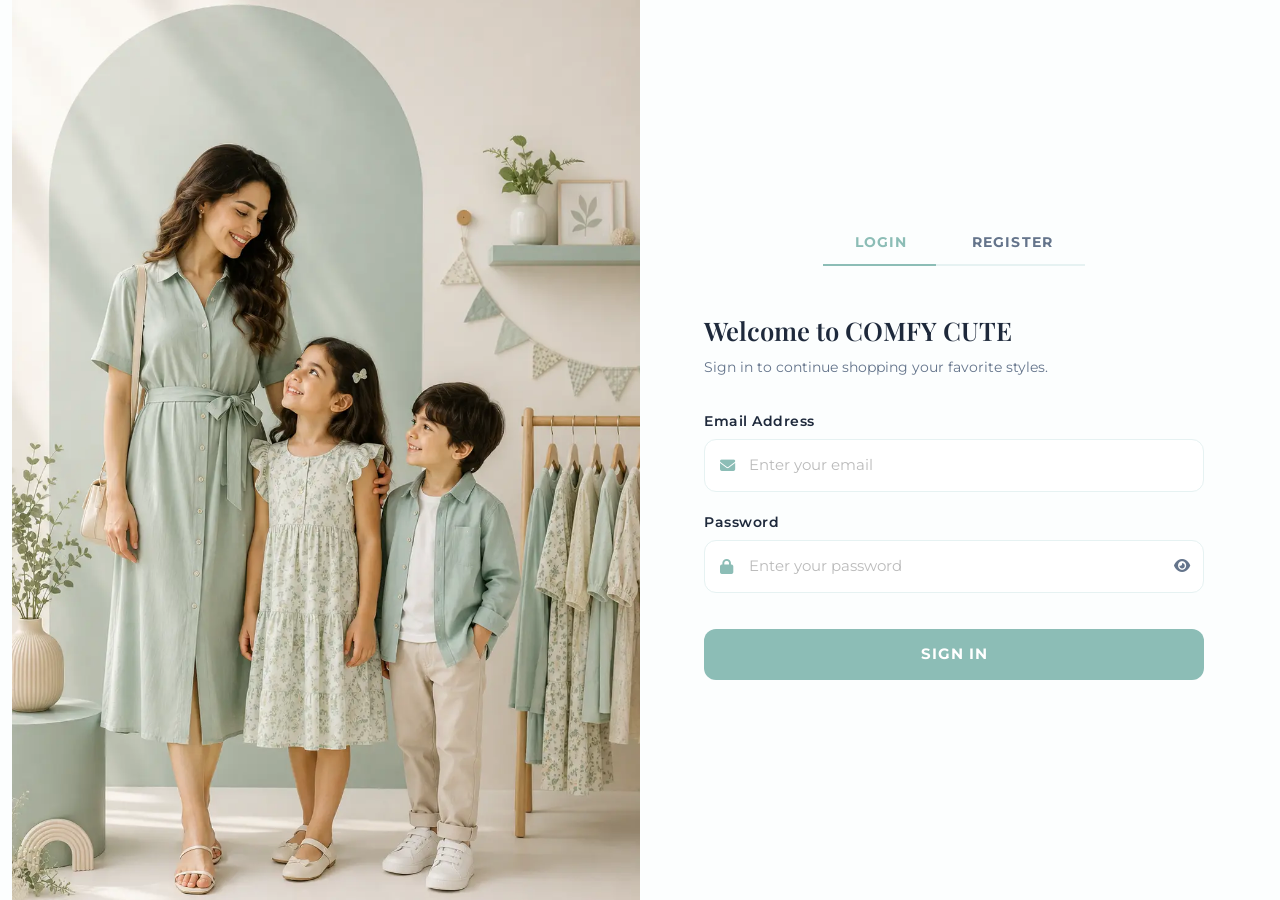
<file: login.html>
<!DOCTYPE html>
<html lang="en">
<head>
  <meta charset="UTF-8">
  <meta name="viewport" content="width=device-width, initial-scale=1.0">
  <title>Login & Register | COMFY CUTE | Sign In to Your Account</title>

  <!-- Meta Tags for SEO -->
  <meta name="description" content="Sign in to your COMFY CUTE account. Access your orders, saved items, and account settings. New? Create an account today.">
  <meta name="keywords" content="login, register, sign in, account, COMFY CUTE">

  <!-- Google Fonts -->
  <link rel="preconnect" href="https://fonts.googleapis.com">
  <link rel="preconnect" href="https://fonts.gstatic.com" crossorigin>

  <!-- FontAwesome 6 Icon Font -->
  <link rel="stylesheet" href="https://cdnjs.cloudflare.com/ajax/libs/font-awesome/6.4.2/css/all.min.css">

  <!-- Bootstrap 5.3.2 CSS -->
  <link href="https://cdn.jsdelivr.net/npm/bootstrap@5.3.2/dist/css/bootstrap.min.css" rel="stylesheet">

  <!-- Custom CSS -->
  <link rel="stylesheet" href="css/style.css">
  <link rel="stylesheet" href="css/login.css">
</head>
<body>

  <!-- ==========================================
       AUTHENTICATION PAGE
       ========================================== -->
  <div class="auth-page">
    <div class="container-fluid h-100">
      <div class="row g-0 h-100">

        <!-- LEFT COLUMN - IMAGE -->
        <div class="col-lg-6 d-none d-lg-flex auth-image-container">
          <img src="assets/images/loginimage.webp" alt="COMFY CUTE - Welcome" class="auth-image">
        </div>

        <!-- RIGHT COLUMN - AUTHENTICATION FORM -->
        <div class="col-lg-6 d-flex align-items-center auth-form-container">
          <!-- MOBILE LOGO -->
          <img src="assets/images/logo.jpeg" alt="COMFY CUTE Logo" class="auth-mobile-logo">

          <div class="auth-card">

            <!-- TOGGLE TABS -->
            <div class="auth-toggle-wrapper">
              <div class="auth-toggle">
                <button class="auth-toggle-btn active" id="loginToggle" data-mode="login">
                  LOGIN
                </button>
                <button class="auth-toggle-btn" id="registerToggle" data-mode="register">
                  REGISTER
                </button>
                <div class="auth-toggle-indicator"></div>
              </div>
            </div>

            <!-- LOGIN FORM -->
            <div class="auth-form-wrapper active" id="loginForm">
              <h1 class="auth-title">Welcome to COMFY CUTE</h1>
              <p class="auth-subtitle">Sign in to continue shopping your favorite styles.</p>

              <form class="auth-form" id="loginFormElement">

                <!-- Email -->
                <div class="auth-input-group">
                  <label for="loginEmail" class="auth-label">Email Address</label>
                  <div class="auth-input-wrapper">
                    <i class="fa-solid fa-envelope auth-input-icon"></i>
                    <input
                      type="email"
                      id="loginEmail"
                      class="auth-input"
                      placeholder="Enter your email"
                      required
                    >
                  </div>
                </div>

                <!-- Password -->
                <div class="auth-input-group">
                  <label for="loginPassword" class="auth-label">Password</label>
                  <div class="auth-input-wrapper">
                    <i class="fa-solid fa-lock auth-input-icon"></i>
                    <input
                      type="password"
                      id="loginPassword"
                      class="auth-input"
                      placeholder="Enter your password"
                      required
                    >
                    <button type="button" class="auth-password-toggle" id="loginPasswordToggle">
                      <i class="fa-solid fa-eye"></i>
                    </button>
                  </div>
                </div>

                <!-- Remember Me & Forgot Password -->
                <!-- <div class="auth-actions">
                  <label class="auth-checkbox">
                    <input type="checkbox" id="rememberMe">
                    <span>Remember Me</span>
                  </label>
                  <a href="#" class="auth-link-forgot">Forgot Password?</a>
                </div> -->

                <!-- Sign In Button -->
                <button type="submit" class="auth-btn auth-btn-primary">
                  SIGN IN
                </button>

              </form>

              <!-- <p class="auth-footer-text">Welcome</p> -->
            </div>

            <!-- REGISTER FORM -->
            <div class="auth-form-wrapper" id="registerForm">
              <h1 class="auth-title">Create Your Account</h1>
              <p class="auth-subtitle">Join COMFY CUTE and discover premium styles.</p>

              <form class="auth-form" id="registerFormElement">

                <!-- Full Name -->
                <div class="auth-input-group">
                  <label for="registerName" class="auth-label">Full Name</label>
                  <div class="auth-input-wrapper">
                    <i class="fa-solid fa-user auth-input-icon"></i>
                    <input
                      type="text"
                      id="registerName"
                      class="auth-input"
                      placeholder="Enter your full name"
                      required
                    >
                  </div>
                </div>

                <!-- Email -->
                <div class="auth-input-group">
                  <label for="registerEmail" class="auth-label">Email Address</label>
                  <div class="auth-input-wrapper">
                    <i class="fa-solid fa-envelope auth-input-icon"></i>
                    <input
                      type="email"
                      id="registerEmail"
                      class="auth-input"
                      placeholder="Enter your email"
                      required
                    >
                  </div>
                </div>

                <!-- Phone Number -->
                <div class="auth-input-group">
                  <label for="registerPhone" class="auth-label">Phone Number</label>
                  <div class="auth-input-wrapper">
                    <i class="fa-solid fa-phone auth-input-icon"></i>
                    <input
                      type="tel"
                      id="registerPhone"
                      class="auth-input"
                      placeholder="Enter your phone number"
                      required
                    >
                  </div>
                </div>

                <!-- Password -->
                <div class="auth-input-group">
                  <label for="registerPassword" class="auth-label">Password</label>
                  <div class="auth-input-wrapper">
                    <i class="fa-solid fa-lock auth-input-icon"></i>
                    <input
                      type="password"
                      id="registerPassword"
                      class="auth-input"
                      placeholder="Create a password"
                      required
                    >
                    <button type="button" class="auth-password-toggle" id="registerPasswordToggle">
                      <i class="fa-solid fa-eye"></i>
                    </button>
                  </div>
                </div>

                <!-- Confirm Password -->
                <div class="auth-input-group">
                  <label for="registerConfirmPassword" class="auth-label">Confirm Password</label>
                  <div class="auth-input-wrapper">
                    <i class="fa-solid fa-lock auth-input-icon"></i>
                    <input
                      type="password"
                      id="registerConfirmPassword"
                      class="auth-input"
                      placeholder="Confirm your password"
                      required
                    >
                    <button type="button" class="auth-password-toggle" id="registerConfirmPasswordToggle">
                      <i class="fa-solid fa-eye"></i>
                    </button>
                  </div>
                </div>

                <!-- Terms & Conditions -->
                <label class="auth-checkbox">
                  <input type="checkbox" id="agreeTerms" required>
                  <span>I agree to the <strong>Terms of Service</strong> and <strong>Privacy Policy</strong></span>
                </label>

                <!-- Create Account Button -->
                <button type="submit" class="auth-btn auth-btn-primary">
                  CREATE ACCOUNT
                </button>

              </form>
            </div>

          </div>
        </div>

      </div>
    </div>
  </div>

  <!-- Bootstrap 5.3.2 JS -->
  <script src="https://cdn.jsdelivr.net/npm/bootstrap@5.3.2/dist/js/bootstrap.bundle.min.js"></script>

  <!-- Custom JS -->
  <script src="js/login.js"></script>

</body>
</html>
</file>
<file: css/style.css>
/* 
   COMFY CUTE - Premium Clothing E-commerce Homepage
   Custom Design System & Stylesheet
*/

/* --- Google Fonts Import --- */
/* @import url('https://fonts.googleapis.com/css2?family=Inter:wght@300;400;500;600;700&family=Playfair+Display:ital,wght@0,400;0,500;0,600;0,700;1,400&display=swap'); */

@import url('https://fonts.googleapis.com/css2?family=Inter:wght@300;400;500;600;700&family=Montserrat:wght@100;200;300;400;500;600;700;800;900&family=Playfair+Display:ital,wght@0,400;0,500;0,600;0,700;1,400&display=swap');
/* --- CSS variables --- */
:root {
  --color-primary: #8cbdb6;
  --color-primary-hover: #6FAFAE;
  --color-secondary: #A9D6D5;
  --color-bg: #FCFEFE;
  --color-bg-alt: #F3FAFA;
  --color-card-bg: #FFFFFF;
  --color-heading: #1E293B;
  --color-body: #64748B;
  --color-button-text: #FFFFFF;
  --color-border: #E6F2F2;
  --color-success: #4CAF50;
  --color-sale-badge: #FF5A5F;
  --color-white: #FFFFFF;
  --color-black: #0F172A;
  
  --font-heading: 'Playfair Display', serif;
  --font-body: 'Montserrat', sans-serif;
  
  --border-radius: 20px;
  --border-radius-sm: 12px;
  --border-radius-lg: 30px;
  
  --shadow-soft: 0 10px 30px rgba(140, 189, 188, 0.06);
  --shadow-premium: 0 15px 45px rgba(30, 41, 59, 0.05);
  --shadow-hover: 0 20px 50px rgba(140, 189, 188, 0.15);
  
  --transition-smooth: all 0.4s cubic-bezier(0.25, 1, 0.5, 1);
  --transition-fast: all 0.2s ease;
}

/* --- Base Rules --- */
body {
  font-family: var(--font-body);
  background-color: var(--color-bg);
  color: var(--color-body);
  overflow-x: hidden;
  -webkit-font-smoothing: antialiased;
}

h1, h2, h3, h4, h5, h6 {
  font-family: var(--font-heading);
  color: var(--color-heading);
  font-weight: 600;
}

a {
  color: inherit;
  text-decoration: none;
  transition: var(--transition-fast);
}
a:hover {
  color: var(--color-primary);
}

/* --- Scrollbar --- */
::-webkit-scrollbar {
  width: 8px;
}
::-webkit-scrollbar-track {
  background: var(--color-bg-alt);
}
::-webkit-scrollbar-thumb {
  background: var(--color-secondary);
  border-radius: 10px;
}
::-webkit-scrollbar-thumb:hover {
  background: var(--color-primary);
}

/* --- Common UI elements & helpers --- */
.section-padding {
  padding: 80px 0;
}
@media (max-width: 768px) {
  .section-padding {
    padding: 50px 0;
  }
}

.section-title-wrapper {
  text-align: center;
  margin-bottom: 40px;
}

.section-subtitle {
  display: block;
  font-family: var(--font-body);
  font-size: 13px;
  text-transform: uppercase;
  letter-spacing: 2px;
  color: var(--color-primary);
  font-weight: 600;
  margin-bottom: 6px;
}

.section-title {
  font-family: var(--font-heading);
  font-size: 38px;
  font-weight: 700;
  color: var(--color-heading);
  margin: 0;
  line-height: 1.2;
  position: relative;
  display: block;
}

@media (max-width: 991px) {
  .section-title {
    font-size: 32px;
  }
}

@media (max-width: 767px) {
  .section-title {
    font-size: 28px;
  }
}

.btn-premium {
  font-family: var(--font-body);
  font-weight: 600;
  font-size: 0.95rem;
  padding: 14px 32px;
  border-radius: var(--border-radius);
  transition: var(--transition-smooth);
  border: 2px solid transparent;
  display: inline-flex;
  align-items: center;
  gap: 10px;
}
.btn-premium-primary {
  background-color: var(--color-primary);
  color: var(--color-white) !important;
}
.btn-premium-primary:hover {
  background-color: var(--color-primary-hover);
  transform: translateY(-3px);
  box-shadow: 0 10px 20px rgba(140, 189, 188, 0.3);
}
.btn-premium-secondary {
  background-color: transparent;
  border-color: var(--color-primary);
  color: var(--color-primary) !important;
}
.btn-premium-secondary:hover {
  background-color: var(--color-primary);
  color: var(--color-white) !important;
  transform: translateY(-3px);
  box-shadow: 0 10px 20px rgba(140, 189, 188, 0.15);
}
.btn-premium-dark {
  background-color: var(--color-black);
  color: var(--color-white) !important;
}
.btn-premium-dark:hover {
  background-color: #000;
  transform: translateY(-3px);
  box-shadow: 0 10px 20px rgba(0, 0, 0, 0.15);
}
.btn-view-all {
  background-color: var(--color-primary);
  color: var(--color-white) !important;
  border-radius: 8px;
  padding: 16px 40px;
  font-weight: 600;
  font-size: 0.95rem;
  box-shadow: 0 4px 15px rgba(30, 41, 59, 0.15);
  transition: var(--transition-smooth);
}
.btn-view-all:hover {
  background-color: #0F172A;
  transform: translateY(-3px);
  box-shadow: 0 8px 25px rgba(30, 41, 59, 0.25);
}

/* --- Top Announcement Bar --- */
.announcement-bar {
  background-color: var(--color-black);
  color: var(--color-white);
  font-size: 0.85rem;
  font-weight: 500;
  letter-spacing: 1px;
  height: 40px;
  display: flex;
  align-items: center;
  justify-content: center;
  position: fixed;
  top: 0;
  left: 0;
  width: 100%;
  z-index: 1060;
  overflow: hidden;
  transition: transform 0.45s cubic-bezier(0.4, 0, 0.2, 1);
  will-change: transform;
}
/* One-way hide: announcement bar hides on first scroll > 50px and stays hidden */
body.announcement-hidden .announcement-bar {
  transform: translateY(-100%);
}
.announcement-slider {
  width: 100%;
  text-align: center;
}
.announcement-item {
  display: none;
  animation: fadeSlideAnnouncement 0.5s ease-in-out forwards;
}
.announcement-item.active {
  display: block;
}
@keyframes fadeSlideAnnouncement {
  from {
    opacity: 0;
    transform: translateY(15px);
  }
  to {
    opacity: 1;
    transform: translateY(0);
  }
}

/* --- Premium Branded Fixed Navbar --- */
header {
  position: fixed;
  top: 40px; /* sits directly below the 40px announcement bar */
  left: 0;
  width: 100%;
  z-index: 1050;
  background-color: var(--color-primary);
  box-shadow: 0 2px 12px rgba(140, 189, 188, 0.15);
  transition: box-shadow 0.3s ease, transform 0.45s cubic-bezier(0.4, 0, 0.2, 1);
  will-change: transform, box-shadow;
}
/* On scroll: compact navbar padding + stronger shadow only */
header.scrolled {
  box-shadow: 0 8px 24px rgba(140, 189, 188, 0.2);
}
/* Moves up when announcement bar hides (first scroll > 50px) */
body.announcement-hidden header {
  transform: translateY(-40px);
}

.navbar {
  padding: 20px 0;
  transition: var(--transition-smooth);
}
header.scrolled .navbar {
  padding: 12px 0;
}

/* Mobile navbar — compact, premium, Zara-like height */
@media (max-width: 991px) {
  .navbar {
    padding: 10px 0;
  }
  header.scrolled .navbar {
    padding: 8px 0;
  }
}

.navbar-brand {
  font-family: var(--font-heading);
  font-weight: 700;
  font-size: 1.8rem;
  letter-spacing: 1.5px;
  color: var(--color-white) !important;
  display: flex;
  align-items: center;
  gap: 8px;
}
/* Scale logo down on mobile */
@media (max-width: 991px) {
  .navbar-brand {
    font-size: 1.3rem;
    letter-spacing: 1px;
    gap: 6px;
  }
}
.navbar-brand span {
  color: var(--color-primary);
}

.navbar-logo-img {
  height: 45px;
  width: auto;
  max-width: 180px;
  object-fit: contain;
  display: block;
  transition: transform 0.3s ease;
}

.navbar-brand:hover .navbar-logo-img {
  transform: scale(1.05);
}

@media (max-width: 991px) {
  .navbar-logo-img {
    height: 38px;
    max-width: 140px;
  }
}

@media (max-width: 576px) {
  .navbar-logo-img {
    height: 32px;
    max-width: 120px;
  }
}

.logo-dot {
  width: 12px;
  height: 12px;
  border-radius: 50%;
  background-color: var(--color-primary);
  display: inline-block;
}

.nav-link {
  font-family: var(--font-body);
  font-weight: 500;
  font-size: 0.95rem;
  color: var(--color-white) !important;
  padding: 8px 16px !important;
  position: relative;
  transition: var(--transition-fast);
}
.nav-link::after {
  content: '';
  position: absolute;
  bottom: 0;
  left: 16px;
  right: 16px;
  height: 2px;
  background-color: var(--color-white);
  transform: scaleX(0);
  transform-origin: right;
  transition: transform 0.3s ease;
}
.nav-link:hover::after,
.nav-link.active::after {
  transform: scaleX(1);
  transform-origin: left;
}

/* =============================================
   MEGA MENU — Premium Luxury Layout
   ============================================= */
.nav-item-mega {
  position: static !important;
}

.mega-menu {
  position: fixed;
  top: auto;
  left: 0;
  width: 100vw;
  background: var(--color-white);
  box-shadow: 0 24px 60px rgba(30, 41, 59, 0.09), 0 4px 16px rgba(140, 189, 188, 0.08);
  border-top: 1px solid var(--color-border);
  /* border-bottom: 2px solid var(--color-primary); */
  opacity: 0;
  visibility: hidden;
  transform: translateY(-10px);
  transition: opacity 0.32s cubic-bezier(0.25, 1, 0.5, 1),
              transform 0.32s cubic-bezier(0.25, 1, 0.5, 1),
              visibility 0.32s;
  padding: 52px 0 56px;
  z-index: 999;
  border-radius: 0 0 var(--border-radius) var(--border-radius);
}

.nav-item-mega:hover .mega-menu {
  opacity: 1;
  visibility: visible;
  transform: translateY(0);
}

/* Inner container gets generous horizontal breathing room */
.mega-menu > .container {
  max-width: 1160px;
  padding-left: 40px;
  padding-right: 40px;
}

.mega-menu .row {
  column-gap: 0;
  row-gap: 0;
}

/* Equal-width columns with generous internal padding */
.mega-menu .row > [class*="col-"] {
  padding-left: 32px;
  padding-right: 32px;
}

/* Divider between text columns and promo image */
.mega-menu .row > [class*="col-"]:not(:last-child) {
  border-right: 1px solid var(--color-border);
}

.mega-menu-title {
  font-family: var(--font-heading);
  font-size: 0.8rem;
  font-weight: 700;
  letter-spacing: 2.5px;
  text-transform: uppercase;
  color: var(--color-heading);
  margin-bottom: 22px;
  position: relative;
  padding-bottom: 12px;
}
.mega-menu-title::after {
  content: '';
  position: absolute;
  bottom: 0;
  left: 0;
  width: 28px;
  height: 2px;
  background-color: var(--color-primary);
  border-radius: 2px;
}

.mega-menu-list {
  list-style: none;
  padding: 0;
  margin: 0;
}
.mega-menu-list li {
  margin-bottom: 14px;
}
.mega-menu-list a {
  font-size: 0.925rem;
  color: var(--color-body);
  font-weight: 400;
  line-height: 1.4;
  transition: color 0.2s ease, padding-left 0.2s ease;
  display: inline-block;
}
.mega-menu-list a:hover {
  color: var(--color-primary);
  padding-left: 6px;
}

/* Promo image card inside mega menu */
.mega-menu-promo {
  position: relative;
  border-radius: var(--border-radius);
  overflow: hidden;
  height: 260px;
}
.mega-menu-promo img {
  width: 100%;
  height: 100%;
  object-fit: cover;
  transition: transform 0.5s cubic-bezier(0.25, 1, 0.5, 1);
}
.mega-menu-promo:hover img {
  transform: scale(1.06);
}
.mega-menu-promo-overlay {
  position: absolute;
  inset: 0;
  background: linear-gradient(to top, rgba(30, 41, 59, 0.78) 0%, rgba(30, 41, 59, 0.1) 60%, transparent 100%);
  display: flex;
  flex-direction: column;
  justify-content: flex-end;
  padding: 26px;
}
.mega-menu-promo-title {
  color: var(--color-white);
  font-size: 1.35rem;
  font-weight: 600;
  margin-bottom: 4px;
  line-height: 1.2;
}
.mega-menu-promo-subtitle {
  color: rgba(255, 255, 255, 0.78);
  font-size: 0.82rem;
  font-family: var(--font-body);
  margin-bottom: 14px;
}
.mega-menu-promo .btn-sm-premium {
  padding: 7px 18px;
  font-size: 0.8rem;
  border-radius: var(--border-radius-sm);
  background-color: var(--color-white);
  color: var(--color-black);
  align-self: flex-start;
  font-weight: 600;
  transition: var(--transition-fast);
  letter-spacing: 0.3px;
}
.mega-menu-promo .btn-sm-premium:hover {
  background-color: var(--color-primary);
  color: var(--color-white);
}

.header-icons {
  display: flex;
  align-items: center;
  gap: 15px;
}
.icon-btn {
  background: none;
  border: none;
  font-size: 1.25rem;
  color: var(--color-white);
  position: relative;
  padding: 6px;
  border-radius: 50%;
  width: 42px;
  height: 42px;
  display: flex;
  align-items: center;
  justify-content: center;
  transition: var(--transition-smooth);
}
.icon-btn:hover {
  background-color: rgba(255, 255, 255, 0.2);
  color: var(--color-white);
}
.icon-badge {
  position: absolute;
  top: 2px;
  right: 2px;
  background-color: var(--color-sale-badge);
  color: var(--color-white);
  font-size: 0.68rem;
  font-family: var(--font-body);
  font-weight: 700;
  width: 18px;
  height: 18px;
  border-radius: 50%;
  display: flex;
  align-items: center;
  justify-content: center;
  border: 2px solid var(--color-primary);
}

/* Account Dropdown customization */
.account-dropdown-menu {
  border: none;
  box-shadow: var(--shadow-premium);
  border-radius: var(--border-radius-sm);
  padding: 15px;
  min-width: 220px;
  transform: translateY(10px);
  opacity: 0;
  visibility: hidden;
  display: block;
  transition: var(--transition-smooth);
}
.dropdown:hover .account-dropdown-menu {
  transform: translateY(0);
  opacity: 1;
  visibility: visible;
}
.account-dropdown-item {
  padding: 8px 12px;
  border-radius: 8px;
  font-size: 0.9rem;
  display: flex;
  align-items: center;
  gap: 10px;
  color: var(--color-body);
}
.account-dropdown-item:hover {
  background-color: var(--color-bg-alt);
  color: var(--color-primary);
}

/* --- Fullscreen Search Overlay --- */
.search-overlay {
  position: fixed;
  inset: 0;
  background-color: rgba(252, 254, 254, 0.96);
  backdrop-filter: blur(15px);
  z-index: 2000;
  opacity: 0;
  visibility: hidden;
  transition: var(--transition-smooth);
  display: flex;
  align-items: center;
  justify-content: center;
}
.search-overlay.active {
  opacity: 1;
  visibility: visible;
}
.search-overlay-close {
  position: absolute;
  top: 40px;
  right: 40px;
  font-size: 2rem;
  color: var(--color-heading);
  background: none;
  border: none;
  cursor: pointer;
  transition: var(--transition-fast);
}
.search-overlay-close:hover {
  color: var(--color-primary);
  transform: rotate(90deg);
}
.search-container {
  width: 100%;
  max-width: 700px;
  padding: 20px;
  text-align: center;
}
.search-input-wrapper {
  position: relative;
  margin-bottom: 30px;
}
.search-input {
  width: 100%;
  background: none;
  border: none;
  border-bottom: 2px solid var(--color-secondary);
  padding: 15px 0;
  font-size: 2rem;
  font-family: var(--font-heading);
  color: var(--color-heading);
  outline: none;
  text-align: center;
  transition: var(--transition-fast);
}
.search-input:focus {
  border-color: var(--color-primary);
}
.search-btn {
  position: absolute;
  right: 10px;
  top: 50%;
  transform: translateY(-50%);
  background: none;
  border: none;
  font-size: 1.5rem;
  color: var(--color-body);
}
.search-suggestions {
  margin-top: 20px;
}
.search-suggestions-title {
  font-size: 0.85rem;
  text-transform: uppercase;
  letter-spacing: 2px;
  color: var(--color-body);
  margin-bottom: 15px;
}
.suggestion-tag {
  display: inline-block;
  padding: 8px 18px;
  background-color: var(--color-bg-alt);
  border: 1px solid var(--color-border);
  border-radius: var(--border-radius-lg);
  font-size: 0.9rem;
  margin: 5px;
  transition: var(--transition-fast);
}
.suggestion-tag:hover {
  background-color: var(--color-primary);
  color: var(--color-white);
  border-color: var(--color-primary);
}

/* --- Mini Cart Drawer --- */
.cart-drawer {
  width: 420px !important;
  border: none;
  border-top-left-radius: var(--border-radius);
  border-bottom-left-radius: var(--border-radius);
  box-shadow: var(--shadow-premium) !important;
}
.cart-drawer-header {
  border-bottom: 1px solid var(--color-border);
  padding: 24px;
}
.cart-drawer-title {
  font-family: var(--font-heading);
  font-size: 1.4rem;
  font-weight: 700;
}
.cart-drawer-body {
  padding: 24px;
}
.cart-item {
  display: flex;
  gap: 15px;
  padding-bottom: 20px;
  margin-bottom: 20px;
  border-bottom: 1px solid var(--color-border);
  position: relative;
}
.cart-item-img {
  width: 80px;
  height: 100px;
  border-radius: var(--border-radius-sm);
  object-fit: cover;
}
.cart-item-info {
  flex-grow: 1;
}
.cart-item-title {
  font-size: 0.95rem;
  font-weight: 600;
  color: var(--color-heading);
  margin-bottom: 4px;
}
.cart-item-meta {
  font-size: 0.8rem;
  color: var(--color-body);
  margin-bottom: 8px;
}
.cart-item-price {
  font-weight: 600;
  color: var(--color-primary);
}
.cart-item-qty {
  display: flex;
  align-items: center;
  border: 1px solid var(--color-border);
  border-radius: 20px;
  width: fit-content;
  padding: 2px 8px;
}
.cart-qty-btn {
  background: none;
  border: none;
  font-size: 0.8rem;
  padding: 2px 6px;
  color: var(--color-body);
}
.cart-qty-val {
  font-size: 0.85rem;
  font-weight: 600;
  padding: 0 10px;
  color: var(--color-heading);
}
.cart-item-remove {
  position: absolute;
  top: 0;
  right: 0;
  background: rgb(0, 0, 0);
  border-radius: 10%;
  border: none;
  color: #f7f7f7;
  font-size: 0.8rem;
  transition: var(--transition-fast);
}
.cart-item-remove:hover {
  /* color: var(--color-sale-badge); */
  background: rgb(238, 77, 77);


}


@media (max-width:576px) {
  .cart-item-remove {
  border-radius: 10%;
  
  font-size: 0.7rem;
  
}

  
}

.cart-drawer-footer {
  border-top: 1px solid var(--color-border);
  padding: 24px;
}
.cart-subtotal {
  display: flex;
  justify-content: space-between;
  font-size: 1.1rem;
  font-weight: 600;
  color: var(--color-heading);
  margin-bottom: 20px;
}
.cart-subtotal-price {
  color: var(--color-primary);
  font-size: 1.25rem;
  font-weight: 700;
}

/* Cart Drawer Close Button */
.cart-drawer-close {
  position: relative;
  width: 40px;
  height: 40px;
  border-radius: 50%;
  background-color: rgba(255, 255, 255, 0.15);
  border: none;
  color: var(--color-heading);
  font-size: 1.2rem;
  display: flex;
  align-items: center;
  justify-content: center;
  cursor: pointer;
  backdrop-filter: blur(10px);
  -webkit-backdrop-filter: blur(10px);
  box-shadow: 0 4px 12px rgba(30, 41, 59, 0.08);
  transition: var(--transition-smooth);
  flex-shrink: 0;
}

.cart-drawer-close:hover {
  background-color: rgba(255, 255, 255, 0.25);
  transform: scale(1.08);
  box-shadow: 0 6px 16px rgba(30, 41, 59, 0.12);
}

.cart-drawer-close:active {
  transform: scale(0.95);
}

/* Cart Action Buttons Container */
.cart-action-buttons {
  display: flex;
  gap: 12px;
  margin-top: 24px;
}

@media (max-width: 576px) {
  .cart-action-buttons {
    flex-direction: column;
    gap: 10px;
  }
}

/* Continue Shopping Button */
.btn-cart-continue {
  flex: 1;
  background-color: var(--color-white);
  border: 2px solid var(--color-primary);
  color: var(--color-primary) !important;
  border-radius: 8px;
  padding: 11px 24px;
  height: 54px;
  font-weight: 600;
  font-size: 0.9rem;
  display: flex;
  align-items: center;
  justify-content: center;
  transition: var(--transition-smooth);
  cursor: pointer;
  text-decoration: none;
}

.btn-cart-continue:hover {
  background-color: var(--color-bg-alt);
  transform: translateY(-2px);
  box-shadow: 0 4px 12px rgba(140, 189, 188, 0.15);
}

.btn-cart-continue:active {
  transform: translateY(0);
}

/* Proceed to Checkout Button */
.btn-cart-checkout {
  flex: 1;
  background-color: var(--color-primary);
  color: var(--color-white) !important;
  border: none;
  border-radius: 8px;
  padding: 11px 24px;
  height: 54px;
  font-weight: 600;
  font-size: 0.9rem; 
  display: flex;
  align-items: center;
  justify-content: center;
  transition: var(--transition-smooth);
  cursor: pointer;
  box-shadow: 0 4px 15px rgba(140, 189, 188, 0.2);
  text-decoration: none;
}

.btn-cart-checkout:hover {
  background-color: var(--color-primary-hover);
  transform: translateY(-3px);
  box-shadow: 0 8px 24px rgba(140, 189, 188, 0.3);
}

.btn-cart-checkout:active {
  transform: translateY(-1px);
}

@media (max-width: 576px) {
  .btn-cart-continue,
  .btn-cart-checkout {
    height: 42px;
    padding: 10px 20px;
    font-size: 0.85rem;
  }
}

/* Fix Cart Drawer Z-index and Position */
.offcanvas {
  z-index: 1080 !important;
}

.offcanvas-backdrop {
  z-index: 1070 !important;
}

/* =============================================
   HERO SLIDER — Full-Width, 100vh Premium Carousel
   ============================================= */
.hero-section {
  position: relative;
  width: 100%;
  overflow: hidden;
  background-color: var(--color-bg-alt);
  margin-top: 80px;
  transition: margin-top 0.45s cubic-bezier(0.25, 1, 0.5, 1);
  will-change: margin-top;
}

body.announcement-hidden .hero-section {
  margin-top: 40px;
}

/* The Owl Carousel container */
.hero-slider {
  width: 100%;
}

/* Each slide */
.hero-slide {
  position: relative;
  width: 100%;
  height: auto;
  aspect-ratio: 1920 / 800;
  overflow: hidden;
}

@media (max-width: 767px) {
  .hero-slide {
    aspect-ratio: 800 / 1200;
  }
}

/* The clickable anchor wrapping the entire slide */
.hero-slide-link {
  display: block;
  width: 100%;
  height: 100%;
  line-height: 0;
}

/* picture element must fill the anchor */
.hero-slide-link picture {
  display: block;
  width: 100%;
  height: 100%;
}

/* The slide image — fills the slide perfectly */
.hero-slide-img {
  width: 100%;
  height: 100%;
  object-fit: cover;
  object-position: center center;
  display: block;
  pointer-events: none; /* click goes to the <a> */
}

/* === Premium Glassmorphism Nav Buttons === */
.hero-prev,
.hero-next {
  position: absolute;
  top: 50%;
  transform: translateY(-50%);
  z-index: 20;
  background: rgba(255, 255, 255, 0.22);

  border: 1px solid rgba(255, 255, 255, 0.45);
  width: 52px;
  height: 52px;
  border-radius: 50%;
  font-size: 1rem;
  color: var(--color-heading);
  display: flex;
  align-items: center;
  justify-content: center;
  cursor: pointer;
  box-shadow: 0 8px 28px rgba(15, 23, 42, 0.14);
  backdrop-filter: blur(12px);
  -webkit-backdrop-filter: blur(12px);
  transition: background 0.25s ease, color 0.25s ease, transform 0.25s ease, box-shadow 0.25s ease, border-color 0.25s ease;
  pointer-events: all;
}
.hero-prev { left: 28px; }
.hero-next { right: 28px; }

.hero-prev:hover,
.hero-next:hover {
  background: rgba(255, 255, 255, 0.4);
  border-color: rgba(255, 255, 255, 0.65);
  color: var(--color-heading);
  transform: translateY(-50%) scale(1.08);
  box-shadow: 0 12px 34px rgba(15, 23, 42, 0.2);
}

.hero-prev:active,
.hero-next:active {
  background: rgba(255, 255, 255, 0.3);
  transform: translateY(-50%) scale(0.96);
  box-shadow: 0 4px 16px rgba(15, 23, 42, 0.16);
}

@media (max-width: 575px) {
  .hero-prev { left: 14px; width: 40px; height: 40px; font-size: 0.85rem; }
  .hero-next { right: 14px; width: 40px; height: 40px; font-size: 0.85rem; }
}

/* === Owl Carousel Dot Indicators === */
.hero-slider .owl-dots {
  position: absolute;
  bottom: 28px;
  left: 50%;
  transform: translateX(-50%);
  display: flex;
  gap: 10px;
  z-index: 20;
}
.hero-slider .owl-dots .owl-dot span {
  width: 8px;
  height: 8px;
  border-radius: 50%;
  background: rgba(255, 255, 255, 0.45) !important;
  display: block;
  transition: width 0.35s ease, background 0.35s ease;
}
.hero-slider .owl-dots .owl-dot.active span {
  width: 28px;
  border-radius: 4px;
  background: #fff !important;
}

/* Hide the built-in Owl nav (we use custom buttons) */
.hero-slider .owl-nav {
  display: none !important;
}

/* --- Reusable Section Header Style --- */
.section-header {
  text-align: center;
  margin-bottom: 24px;
}

.section-subtitle {
  display: block;
  font-family: var(--font-body);
  font-size: 13px;
  text-transform: uppercase;
  letter-spacing: 2px;
  color: var(--color-primary);
  font-weight: 600;
  margin-bottom: 6px;
}

.section-title-lg {
  font-family: var(--font-heading);
  font-size: 38px;
  font-weight: 700;
  color: var(--color-heading);
  margin: 0;
  line-height: 1.2;
}

@media (max-width: 991px) {
  .section-title-lg {
    font-size: 32px;
  }
}

@media (max-width: 767px) {
  .section-title-lg {
    font-size: 28px;
  }
}

/* --- Featured Collections --- */
.featured-grid {
  display: grid;
  grid-template-columns: 1fr 1fr 1fr;
  grid-template-rows: auto auto;
  gap: 24px;
}

@media (max-width: 991px) {
  .featured-grid {
    grid-template-columns: 1fr 1fr;
    grid-template-rows: auto auto auto;
  }
}

@media (max-width: 576px) {
  .featured-grid {
    grid-template-columns: 1fr;
  }
}

.featured-card {
  position: relative;
  border-radius: var(--border-radius);
  overflow: hidden;
  height: 340px;
  box-shadow: var(--shadow-soft);
  transition: var(--transition-smooth);
}

.featured-card-main {
  grid-column: 1;
  grid-row: 1 / 3;
  height: auto;
}

.featured-card-top {
  grid-column: 2 / 4;
  grid-row: 1;
}

.featured-card-bottom {
  grid-column: span 1;
  grid-row: 2;
}

@media (max-width: 991px) {
  .featured-card-main {
    grid-column: 1 / 3;
    grid-row: 1;
    height: 340px;
  }

  .featured-card-top {
    grid-column: 1 / 3;
    grid-row: 2;
  }

  .featured-card-bottom {
    grid-column: span 1;
    grid-row: 3;
  }
}

@media (max-width: 576px) {
  .featured-card {
    height: 300px;
  }

  .featured-card-main,
  .featured-card-top,
  .featured-card-bottom {
    grid-column: 1 !important;
    grid-row: auto !important;
  }
}

.featured-card-img {
  width: 100%;
  height: 100%;
  object-fit: cover;
  transition: var(--transition-smooth);
}

.featured-card:hover .featured-card-img {
  transform: scale(1.08);
}

.featured-card-overlay {
  position: absolute;
  inset: 0;
  background: linear-gradient(135deg, rgba(30, 41, 59, 0.82) 0%, rgba(30, 41, 59, 0.3) 50%, rgba(30, 41, 59, 0.1) 100%);
  display: flex;
  flex-direction: column;
  justify-content: flex-end;
  padding: 32px;
  z-index: 10;
  opacity: 1;
  transition: var(--transition-smooth);
}

@media (max-width: 576px) {
  .featured-card-overlay {
    padding: 24px;
  }
}

.featured-card-tag {
  color: var(--color-secondary);
  font-family: var(--font-body);
  font-size: 0.8rem;
  font-weight: 600;
  letter-spacing: 2px;
  text-transform: uppercase;
  margin-bottom: 8px;
}

.featured-card-title {
  color: var(--color-white);
  font-size: 1.8rem;
  line-height: 1.2;
  font-weight: 700;
  margin-bottom: 10px;
  transition: var(--transition-smooth);
}

.featured-card-main .featured-card-title {
  font-size: 2.6rem;
}

@media (max-width: 576px) {
  .featured-card-title {
    font-size: 1.4rem;
  }

  .featured-card-main .featured-card-title {
    font-size: 1.8rem;
  }
}

.featured-card-desc {
  color: rgba(255, 255, 255, 0.9);
  font-family: var(--font-body);
  font-size: 0.95rem;
  line-height: 1.5;
  margin-bottom: 16px;
  opacity: 0;
  transform: translateY(10px);
  transition: opacity 0.4s ease 0.1s, transform 0.4s ease 0.1s;
}

.featured-card:hover .featured-card-desc {
  opacity: 1;
  transform: translateY(0);
}

.featured-card-main .featured-card-desc {
  opacity: 1;
  transform: translateY(0);
  font-size: 1rem;
}

@media (max-width: 576px) {
  .featured-card-desc {
    font-size: 0.85rem;
    opacity: 0;
    display: none;
  }
}

.featured-card-btn {
  font-family: var(--font-body);
  font-weight: 600;
  font-size: 0.9rem;
  padding: 10px 20px;
  border-radius: var(--border-radius-sm);
  background-color: var(--color-white);
  color: var(--color-heading);
  display: inline-flex;
  align-items: center;
  justify-content: center;
  width: fit-content;
  transition: var(--transition-smooth);
  text-decoration: none;
  opacity: 0;
  transform: translateY(10px);
  transition: opacity 0.4s ease 0.2s, transform 0.4s ease 0.2s, background-color 0.3s ease, color 0.3s ease;
}

.featured-card:hover .featured-card-btn {
  opacity: 1;
  transform: translateY(0);
}

.featured-card-main .featured-card-btn {
  opacity: 1;
  transform: translateY(0);
  font-size: 0.95rem;
  padding: 12px 28px;
}

.featured-card-btn:hover {
  background-color: var(--color-primary);
  color: var(--color-white);
  transform: translateY(-2px);
  box-shadow: 0 8px 20px rgba(140, 189, 188, 0.25);
}

/* --- Best Sellers Grid --- */
.product-card {
  background-color: var(--color-card-bg);
  border-radius: var(--border-radius);
  overflow: hidden;
  box-shadow: var(--shadow-soft);
  border: 1px solid var(--color-border);
  transition: transform 0.4s cubic-bezier(0.25, 1, 0.5, 1),
              box-shadow 0.4s cubic-bezier(0.25, 1, 0.5, 1),
              border-color 0.4s cubic-bezier(0.25, 1, 0.5, 1);
  height: 100%;
  display: flex;
  flex-direction: column;
  will-change: transform, box-shadow;
}
.product-card:hover {
  transform: translateY(-8px);
  box-shadow: var(--shadow-hover);
  border-color: var(--color-secondary);
}

.product-img-wrapper {
  position: relative;
  overflow: hidden;
  height: 380px;
  background-color: var(--color-bg-alt);
}
@media (max-width: 768px) {
  .product-img-wrapper {
    height: 280px;
  }
}
.product-img {
  width: 100%;
  height: 100%;
  object-fit: cover;
  transition: opacity 0.4s cubic-bezier(0.25, 1, 0.5, 1),
              transform 0.4s cubic-bezier(0.25, 1, 0.5, 1);
  will-change: opacity, transform;
}
.product-img.hover-img {
  position: absolute;
  top: 0;
  left: 0;
  opacity: 0;
}
.product-card:hover .product-img.main-img {
  opacity: 0;
}
.product-card:hover .product-img.hover-img {
  opacity: 1;
  transform: scale(1.05);
}

/* Badges */
.product-badge-group {
  position: absolute;
  top: 15px;
  left: 15px;
  display: flex;
  flex-direction: column;
  gap: 5px;
  z-index: 10;
}
.product-badge {
  font-family: var(--font-body);
  font-size: 0.72rem;
  font-weight: 700;
  letter-spacing: 1px;
  padding: 5px 12px;
  border-radius: var(--border-radius-sm);
  text-transform: uppercase;
  color: var(--color-white);
  box-shadow: 0 4px 10px rgba(0, 0, 0, 0.05);
}
.badge-sale {
  background-color: var(--color-sale-badge);
}
.badge-new {
  background-color: var(--color-primary);
}

/* Wishlist Button */
.btn-wishlist {
  position: absolute;
  top: 15px;
  right: 15px;
  background-color: var(--color-white);
  border: none;
  width: 40px;
  height: 40px;
  border-radius: 50%;
  display: flex;
  align-items: center;
  justify-content: center;
  font-size: 1rem;
  color: var(--color-heading);
  box-shadow: var(--shadow-premium);
  transition: var(--transition-smooth);
  z-index: 10;
}
.btn-wishlist:hover {
  background-color: var(--color-sale-badge);
  color: var(--color-white);
  transform: scale(1.1);
}
.btn-wishlist.active {
  background-color: var(--color-sale-badge);
  color: var(--color-white);
}

/* Quick View Overlay */
.quick-view-overlay {
  position: absolute;
  bottom: 0;
  left: 0;
  width: 100%;
  background: linear-gradient(to top, rgba(30, 41, 59, 0.8), transparent);
  padding: 20px;
  display: flex;
  justify-content: center;
  opacity: 0;
  transform: translateY(20px);
  transition: var(--transition-smooth);
  z-index: 10;
}
.product-card:hover .quick-view-overlay {
  opacity: 1;
  transform: translateY(0);
}
.btn-quick-view {
  background-color: var(--color-white);
  color: var(--color-heading);
  border: none;
  padding: 10px 22px;
  font-size: 0.85rem;
  font-weight: 600;
  border-radius: var(--border-radius-sm);
  display: inline-flex;
  align-items: center;
  gap: 8px;
  transition: var(--transition-fast);
}
.btn-quick-view:hover {
  background-color: var(--color-primary);
  color: var(--color-white);
}

/* Product Info */
.product-info {
  padding: 20px;
  display: flex;
  flex-direction: column;
  flex-grow: 1;
}
.product-rating {
  display: flex;
  align-items: center;
  gap: 4px;
  font-size: 0.78rem;
  color: #FBBF24;
  margin-bottom: 8px;
}
.product-rating span {
  color: var(--color-body);
  margin-left: 4px;
}
.product-card-title {
  font-size: 1.1rem;
  font-weight: 600;
  margin-bottom: 8px;
  line-height: 1.3;
}
.product-card-title a {
  color: var(--color-heading);
}
.product-card-title a:hover {
  color: var(--color-primary);
}

/* Price Details */
.product-price-wrapper {
  display: flex;
  align-items: center;
  gap: 10px;
  margin-bottom: 12px;
}
.price-current {
  font-weight: 700;
  font-size: 1.15rem;
  color: var(--color-primary);
}
.price-old {
  text-decoration: line-through;
  color: #94A3B8;
  font-size: 0.9rem;
}
.discount-percentage {
  color: var(--color-sale-badge);
  font-size: 0.8rem;
  font-weight: 700;
}

/* Colors & Sizes Option selectors */
.product-options-row {
  display: flex;
  justify-content: space-between;
  align-items: center;
  margin-bottom: 18px;
}
.color-selector {
  display: flex;
  gap: 6px;
}
.color-dot {
  width: 14px;
  height: 14px;
  border-radius: 50%;
  border: 1px solid var(--color-border);
  cursor: pointer;
  position: relative;
  transition: var(--transition-fast);
}
.color-dot.active::after {
  content: '';
  position: absolute;
  inset: -3px;
  border: 1px solid var(--color-primary);
  border-radius: 50%;
}
.size-selector-preview {
  font-size: 0.78rem;
  font-weight: 500;
  color: var(--color-body);
}

/* Add to Cart Hover Button */
.btn-product-add {
  width: 100%;
  border-radius: var(--border-radius-sm);
  background-color: var(--color-primary);
  color: var(--color-white);
  border: none;
  padding: 12px;
  font-weight: 600;
  font-size: 0.9rem;
  display: flex;
  align-items: center;
  justify-content: center;
  gap: 8px;
  transition: var(--transition-smooth);
}
.btn-product-add:hover {
  background-color: var(--color-primary-hover);
}

/* --- Limited Time Offer Banner --- */
.offer-banner-section {
  background-color: var(--color-bg-alt);
}
.offer-banner {
  background-color: var(--color-white);
  border-radius: var(--border-radius);
  padding: 60px;
  box-shadow: var(--shadow-premium);
  border: 1px solid var(--color-border);
}
@media (max-width: 768px) {
  .offer-banner {
    padding: 35px 20px;
  }
}
.countdown-wrapper {
  display: flex;
  gap: 15px;
  margin: 30px 0;
}
@media (max-width: 576px) {
  .countdown-wrapper {
    gap: 8px;
  }
}
.countdown-box {
  background-color: var(--color-bg-alt);
  border: 1px solid var(--color-border);
  border-radius: var(--border-radius-sm);
  width: 80px;
  height: 80px;
  display: flex;
  flex-direction: column;
  align-items: center;
  justify-content: center;
}
@media (max-width: 576px) {
  .countdown-box {
    width: 65px;
    height: 65px;
  }
}
.countdown-number {
  font-family: var(--font-heading);
  font-size: 1.8rem;
  font-weight: 700;
  color: var(--color-heading);
  line-height: 1;
}
@media (max-width: 576px) {
  .countdown-number {
    font-size: 1.4rem;
  }
}
.countdown-label {
  font-size: 0.72rem;
  text-transform: uppercase;
  letter-spacing: 1px;
  color: var(--color-body);
  margin-top: 4px;
}

/* --- New Arrivals Carousel --- */
.new-arrivals-slider .owl-nav {
  position: absolute;
  top: -85px;
  right: 0;
  display: flex;
  gap: 10px;
}
@media (max-width: 768px) {
  .new-arrivals-slider .owl-nav {
    position: relative;
    top: 0;
    justify-content: center;
    margin-top: 30px;
  }
}
.new-arrivals-slider .owl-nav button {
  background-color: var(--color-white) !important;
  color: var(--color-heading) !important;
  width: 48px;
  height: 48px;
  border-radius: 50% !important;
  box-shadow: var(--shadow-soft) !important;
  display: flex !important;
  align-items: center;
  justify-content: center;
  font-size: 1rem !important;
  transition: var(--transition-smooth) !important;
  border: 1px solid var(--color-border) !important;
}
.new-arrivals-slider .owl-nav button:hover {
  background-color: var(--color-primary) !important;
  color: var(--color-white) !important;
  border-color: var(--color-primary) !important;
}

/* --- New Arrivals Grid --- */
.new-arrivals-grid {
  display: grid;
  grid-template-columns: repeat(4, 1fr);
  gap: 24px 24px;
  row-gap: 36px;
  margin-bottom: 50px;
}

@media (max-width: 991px) {
  .new-arrivals-grid {
    grid-template-columns: repeat(3, 1fr);
    gap: 20px 20px;
    row-gap: 32px;
  }
}

@media (max-width: 576px) {
  .new-arrivals-grid {
    grid-template-columns: repeat(2, 1fr);
    gap: 16px 16px;
    row-gap: 28px;
  }
}

.arrival-product-card {
  background-color: transparent;
  cursor: pointer;
  transition: var(--transition-smooth);
}

.arrival-img-container {
  position: relative;
  width: 100%;
  aspect-ratio: 3 / 4;
  border-radius: 4px;
  overflow: hidden;
  background-color: var(--color-bg-alt);
  margin-bottom: 0;
  box-shadow: none;
  transition: var(--transition-smooth);
}

.arrival-product-card:hover .arrival-img-container {
  box-shadow: 0 8px 24px rgba(30, 41, 59, 0.08);
}

.arrival-product-img {
  width: 100%;
  height: 100%;
  object-fit: cover;
  transition: var(--transition-smooth);
}

.arrival-product-card:hover .arrival-product-img {
  transform: scale(1.04);
}

.arrival-wishlist-btn {
  position: absolute;
  top: 12px;
  right: 12px;
  width: 36px;
  height: 36px;
  border-radius: 50%;
  background-color: var(--color-white);
  border: none;
  display: flex;
  align-items: center;
  justify-content: center;
  color: var(--color-heading);
  font-size: 1rem;
  cursor: pointer;
  box-shadow: 0 4px 12px rgba(30, 41, 59, 0.1);
  transition: var(--transition-smooth);
  z-index: 10;
}

.arrival-wishlist-btn:hover {
  background-color: var(--color-sale-badge);
  color: var(--color-white);
  transform: scale(1.1);
  box-shadow: 0 6px 16px rgba(255, 90, 95, 0.2);
}

.arrival-wishlist-btn.active {
  background-color: var(--color-sale-badge);
  color: var(--color-white);
}

.arrival-product-name {
  font-family: var(--font-body);
  font-size: 0.95rem;
  font-weight: 500;
  color: #1E293B;
  margin-bottom: 4px;
  margin-top: 8px;
  line-height: 1.35;
  max-height: 2.7em;
  overflow: hidden;
  transition: var(--transition-smooth);
}

.arrival-product-card:hover .arrival-product-name {
  color: var(--color-primary);
}

.arrival-price {
  font-family: var(--font-body);
  font-size: 0.95rem;
  font-weight: 700;
  color: #1f4747;
}

@media (max-width: 576px) {
  .arrival-product-name {
    font-size: 0.9rem;
    margin-top: 7px;
  }

  .arrival-price {
    font-size: 0.9rem;
  }
}

/* --- Editorial Promotional Banner --- */
.editorial-banner-section {
  padding: 40px 0;
  background-color: var(--color-bg);
}

.editorial-banner-section .container-fluid {
  padding-left: 40px;
  padding-right: 40px;
  max-width: 1400px;
  margin: 0 auto;
}

@media (max-width: 991px) {
  .editorial-banner-section .container-fluid {
    padding-left: 24px;
    padding-right: 24px;
  }
}

@media (max-width: 576px) {
  .editorial-banner-section {
    padding: 24px 0;
  }

  .editorial-banner-section .container-fluid {
    padding-left: 16px;
    padding-right: 16px;
  }
}

.editorial-banner {
  position: relative;
  width: 100%;
  height: 560px;
  border-radius: 24px;
  overflow: hidden;
  box-shadow: 0 15px 45px rgba(30, 41, 59, 0.1);
  animation: fadeInUp 0.9s cubic-bezier(0.25, 1, 0.5, 1) backwards;
}

@media (max-width: 768px) {
  .editorial-banner {
    height: 480px;
  }
}

@media (max-width: 576px) {
  .editorial-banner {
    height: 420px;
  }
}

.editorial-banner-bg {
  position: absolute;
  inset: 0;
  width: 100%;
  height: 100%;
  object-fit: cover;
  transition: transform 0.8s cubic-bezier(0.25, 1, 0.5, 1);
  will-change: transform;
}

.editorial-banner:hover .editorial-banner-bg {
  transform: scale(1.04);
}

.editorial-banner-overlay {
  position: absolute;
  inset: 0;
  background: linear-gradient(135deg, rgba(30, 41, 59, 0.65) 0%, rgba(30, 41, 59, 0.35) 50%, transparent 100%);
  z-index: 2;
}

.editorial-banner-content {
  position: absolute;
  inset: 0;
  display: flex;
  flex-direction: column;
  justify-content: center;
  padding: 60px 80px;
  max-width: 600px;
  z-index: 10;
  animation: fadeInLeft 1s cubic-bezier(0.25, 1, 0.5, 1) backwards;
  animation-delay: 0.2s;
}

@media (max-width: 991px) {
  .editorial-banner-content {
    padding: 50px 60px;
    max-width: 100%;
  }
}

@media (max-width: 768px) {
  .editorial-banner-content {
    padding: 40px 40px;
    justify-content: flex-end;
  }
}

@media (max-width: 576px) {
  .editorial-banner-content {
    padding: 30px 24px;
    justify-content: center;
    align-items: center;
    text-align: center;
  }
}

.editorial-label {
  font-family: var(--font-body);
  font-size: 0.85rem;
  font-weight: 700;
  letter-spacing: 2.5px;
  text-transform: uppercase;
  color: var(--color-secondary);
  margin-bottom: 16px;
  display: block;
}

.editorial-heading {
  font-family: var(--font-heading);
  font-size: 3rem;
  font-weight: 700;
  line-height: 1.2;
  color: var(--color-white);
  margin-bottom: 20px;
  margin-top: 0;
}

@media (max-width: 991px) {
  .editorial-heading {
    font-size: 2.5rem;
  }
}

@media (max-width: 768px) {
  .editorial-heading {
    font-size: 2.2rem;
  }
}

@media (max-width: 576px) {
  .editorial-heading {
    font-size: 1.9rem;
  }
}

.editorial-description {
  font-family: var(--font-body);
  font-size: 1.05rem;
  font-weight: 400;
  line-height: 1.6;
  color: rgba(255, 255, 255, 0.95);
  margin-bottom: 32px;
  margin-top: 0;
  max-width: 500px;
}

@media (max-width: 768px) {
  .editorial-description {
    font-size: 1rem;
    margin-bottom: 28px;
  }
}

@media (max-width: 576px) {
  .editorial-description {
    font-size: 0.95rem;
    margin-bottom: 24px;
  }
}

.btn-editorial {
  background-color: var(--color-primary);
  color: var(--color-white) !important;
  border-radius: 7px;
  padding: 14px 42px;
  font-weight: 600;
  font-size: 0.95rem;
  width: fit-content;
  display: inline-flex;
  align-items: center;
  gap: 12px;
  transition: all 0.3s cubic-bezier(0.25, 1, 0.5, 1);
  box-shadow: 0 8px 28px rgba(140, 189, 188, 0.32);
  position: relative;
  overflow: hidden;
}

.editorial-btn-arrow {
  font-size: 0.9rem;
  transition: transform 0.3s cubic-bezier(0.25, 1, 0.5, 1);
  display: inline-block;
}

.btn-editorial:hover {
  background-color: var(--color-primary-hover);
  transform: translateY(-3px);
  box-shadow: 0 14px 36px rgba(140, 189, 188, 0.4);
}

.btn-editorial:hover .editorial-btn-arrow {
  transform: translateX(4px);
}

@media (max-width: 576px) {
  .btn-editorial {
    width: auto;
    padding: 12px 36px;
    font-size: 0.9rem;
  }
}

@keyframes fadeInUp {
  from {
    opacity: 0;
    transform: translateY(30px);
  }
  to {
    opacity: 1;
    transform: translateY(0);
  }
}

@keyframes fadeInLeft {
  from {
    opacity: 0;
    transform: translateX(-40px);
  }
  to {
    opacity: 1;
    transform: translateX(0);
  }
}

/* --- Women's Collection Grid --- */
.womens-collection-grid {
  display: grid;
  grid-template-columns: repeat(4, 1fr);
  gap: 24px 24px;
  row-gap: 36px;
  margin-bottom: 50px;
}

@media (max-width: 991px) {
  .womens-collection-grid {
    grid-template-columns: repeat(3, 1fr);
    gap: 20px 20px;
    row-gap: 32px;
  }
}

@media (max-width: 576px) {
  .womens-collection-grid {
    grid-template-columns: repeat(2, 1fr);
    gap: 16px 16px;
    row-gap: 28px;
  }
}

/* --- Baby Collection Grid --- */
.baby-collection-grid {
  display: grid;
  grid-template-columns: repeat(4, 1fr);
  gap: 24px 24px;
  row-gap: 36px;
  margin-bottom: 50px;
}

@media (max-width: 991px) {
  .baby-collection-grid {
    grid-template-columns: repeat(3, 1fr);
    gap: 20px 20px;
    row-gap: 32px;
  }
}

@media (max-width: 576px) {
  .baby-collection-grid {
    grid-template-columns: repeat(2, 1fr);
    gap: 16px 16px;
    row-gap: 28px;
  }
}

/* --- Shop by Age --- */
.age-card {
  text-align: center;
  display: flex;
  flex-direction: column;
  align-items: center;
  margin-bottom: 24px;
}
.age-circle {
  width: 140px;
  height: 140px;
  border-radius: 50%;
  background-color: var(--color-white);
  border: 2px dashed var(--color-secondary);
  display: flex;
  align-items: center;
  justify-content: center;
  font-family: var(--font-heading);
  font-weight: 700;
  font-size: 1.25rem;
  color: var(--color-heading);
  margin-bottom: 15px;
  box-shadow: var(--shadow-soft);
  transition: var(--transition-smooth);
  cursor: pointer;
}
@media (max-width: 576px) {
  .age-circle {
    width: 110px;
    height: 110px;
    font-size: 1.1rem;
  }
}
.age-card:hover .age-circle {
  background-color: var(--color-primary);
  border-style: solid;
  border-color: var(--color-primary);
  color: var(--color-white);
  transform: rotate(10deg) scale(1.08);
  box-shadow: var(--shadow-hover);
}
.age-title {
  font-size: 0.95rem;
  font-weight: 600;
  color: var(--color-heading);
}

/* --- Trending Pinterest Grid --- */
.trending-pinterest-grid {
  display: grid;
  grid-template-columns: repeat(4, 1fr);
  grid-auto-rows: 220px;
  gap: 24px;
}
@media (max-width: 991px) {
  .trending-pinterest-grid {
    grid-template-columns: repeat(2, 1fr);
    grid-auto-rows: 250px;
  }
}
@media (max-width: 576px) {
  .trending-pinterest-grid {
    grid-template-columns: 1fr;
    grid-auto-rows: 320px;
  }
}

.pinterest-item {
  position: relative;
  border-radius: var(--border-radius);
  overflow: hidden;
  box-shadow: var(--shadow-soft);
  transition: var(--transition-smooth);
}
.pinterest-item img {
  width: 100%;
  height: 100%;
  object-fit: cover;
  transition: var(--transition-smooth);
}
.pinterest-item:hover {
  transform: translateY(-5px);
  box-shadow: var(--shadow-hover);
}
.pinterest-item:hover img {
  transform: scale(1.06);
}

.pinterest-overlay {
  position: absolute;
  inset: 0;
  background: linear-gradient(to top, rgba(30, 41, 59, 0.8) 0%, transparent 60%);
  display: flex;
  flex-direction: column;
  justify-content: flex-end;
  padding: 24px;
  opacity: 0;
  transition: var(--transition-smooth);
}
.pinterest-item:hover .pinterest-overlay {
  opacity: 1;
}
.pinterest-title {
  color: var(--color-white);
  font-size: 1.3rem;
  font-weight: 700;
  margin-bottom: 12px;
}
.pinterest-btn {
  font-size: 0.8rem;
  font-weight: 600;
  color: var(--color-heading);
  background-color: var(--color-white);
  padding: 8px 18px;
  border-radius: var(--border-radius-sm);
  display: inline-flex;
  align-items: center;
  gap: 6px;
  width: fit-content;
}
.pinterest-btn:hover {
  background-color: var(--color-primary);
  color: var(--color-white);
}

/* Item Spans for Pinterest-style Heights */
.p-row-2 {
  grid-row: span 2;
}
.p-col-2 {
  grid-column: span 2;
}
@media (max-width: 991px) {
  .p-col-2 {
    grid-column: span 1; /* Reset col span on tablet/mobile */
  }
}

/* --- Why Choose Us --- */
.why-card {
  background-color: var(--color-white);
  border: 1px solid var(--color-border);
  border-radius: var(--border-radius);
  padding: 40px 30px;
  text-align: center;
  box-shadow: var(--shadow-soft);
  transition: var(--transition-smooth);
  height: 100%;
}
.why-card:hover {
  transform: translateY(-8px);
  box-shadow: var(--shadow-hover);
  border-color: var(--color-secondary);
}
.why-icon {
  width: 70px;
  height: 70px;
  border-radius: 50%;
  background-color: var(--color-bg-alt);
  color: var(--color-primary);
  display: flex;
  align-items: center;
  justify-content: center;
  font-size: 2rem;
  margin: 0 auto 24px auto;
  transition: var(--transition-smooth);
}
.why-card:hover .why-icon {
  background-color: var(--color-primary);
  color: var(--color-white);
}
.why-title {
  font-size: 1.25rem;
  font-weight: 700;
  margin-bottom: 12px;
}
.why-desc {
  font-size: 0.9rem;
  line-height: 1.5;
  color: var(--color-body);
}

/* --- Testimonials Carousel --- */
.reviews-section {
  background-color: var(--color-bg-alt);
}
.reviews-slider .owl-stage-outer {
  padding: 20px 0;
}
.review-card {
  background-color: var(--color-white);
  border-radius: var(--border-radius);
  padding: 40px;
  box-shadow: var(--shadow-soft);
  border: 1px solid var(--color-border);
  position: relative;
  margin: 10px;
  text-align: center;
}
.review-img {
  width: 80px !important;
  height: 80px;
  border-radius: 50%;
  object-fit: cover;
  margin: 0 auto 20px auto;
  border: 3px solid var(--color-secondary);
}
.review-stars {
  color: #FBBF24;
  font-size: 0.9rem;
  margin-bottom: 15px;
}
.review-text {
  font-family: var(--font-heading);
  font-size: 1.15rem;
  line-height: 1.6;
  font-style: italic;
  color: var(--color-heading);
  margin-bottom: 24px;
}
.review-author {
  font-family: var(--font-body);
  font-weight: 700;
  color: var(--color-heading);
  font-size: 0.95rem;
  display: flex;
  align-items: center;
  justify-content: center;
  gap: 8px;
}
.verified-badge {
  background-color: rgba(76, 175, 80, 0.1);
  color: var(--color-success);
  font-size: 0.72rem;
  font-weight: 700;
  padding: 3px 8px;
  border-radius: 12px;
  display: inline-flex;
  align-items: center;
  gap: 4px;
  text-transform: uppercase;
}

/* Testimonial Nav dots custom color */
.reviews-slider .owl-dots .owl-dot span {
  background-color: rgba(30, 41, 59, 0.1) !important;
}
.reviews-slider .owl-dots .owl-dot.active span {
  background-color: var(--color-primary) !important;
}

/* --- Instagram Section --- */
.insta-grid {
  display: grid;
  grid-template-columns: repeat(6, 1fr);
  gap: 15px;
}
@media (max-width: 991px) {
  .insta-grid {
    grid-template-columns: repeat(3, 1fr);
  }
}
@media (max-width: 576px) {
  .insta-grid {
    grid-template-columns: repeat(2, 1fr);
  }
}
.insta-item {
  position: relative;
  aspect-ratio: 1;
  border-radius: var(--border-radius-sm);
  overflow: hidden;
  box-shadow: var(--shadow-soft);
}
.insta-item img {
  width: 100%;
  height: 100%;
  object-fit: cover;
  transition: var(--transition-smooth);
}
.insta-overlay {
  position: absolute;
  inset: 0;
  background-color: rgba(140, 189, 188, 0.85);
  display: flex;
  flex-direction: column;
  align-items: center;
  justify-content: center;
  gap: 10px;
  color: var(--color-white);
  opacity: 0;
  transition: var(--transition-smooth);
  cursor: pointer;
}
.insta-item:hover img {
  transform: scale(1.08);
}
.insta-item:hover .insta-overlay {
  opacity: 1;
}
.insta-icon {
  font-size: 1.75rem;
}
.insta-text {
  font-size: 0.8rem;
  font-weight: 600;
  letter-spacing: 1px;
  text-transform: uppercase;
}

/* --- Newsletter Card --- */
.newsletter-card {
  background: linear-gradient(135deg, var(--color-secondary) 0%, var(--color-primary) 100%);
  border-radius: var(--border-radius);
  padding: 60px;
  color: var(--color-white);
  box-shadow: var(--shadow-premium);
  position: relative;
  overflow: hidden;
}
@media (max-width: 768px) {
  .newsletter-card {
    padding: 40px 24px;
  }
}
.newsletter-card::before {
  content: '';
  position: absolute;
  top: -50px;
  right: -50px;
  width: 250px;
  height: 250px;
  border-radius: 50%;
  background-color: rgba(255, 255, 255, 0.08);
}
.newsletter-card::after {
  content: '';
  position: absolute;
  bottom: -60px;
  left: -60px;
  width: 200px;
  height: 200px;
  border-radius: 50%;
  background-color: rgba(255, 255, 255, 0.08);
}
.newsletter-content {
  position: relative;
  z-index: 10;
  text-align: center;
  max-width: 600px;
  margin: 0 auto;
}
.newsletter-title {
  color: var(--color-white);
  font-size: 2.5rem;
  font-weight: 700;
  margin-bottom: 12px;
}
.newsletter-desc {
  font-size: 1rem;
  color: rgba(255, 255, 255, 0.9);
  margin-bottom: 30px;
}
.newsletter-form {
  display: flex;
  background-color: var(--color-white);
  padding: 6px;
  border-radius: 50px;
  box-shadow: var(--shadow-soft);
  max-width: 500px;
  margin: 0 auto;
}
.newsletter-input {
  flex-grow: 1;
  background: none;
  border: none;
  padding: 12px 24px;
  font-size: 0.95rem;
  outline: none;
  color: var(--color-heading);
}
.newsletter-input::placeholder {
  color: #94A3B8;
}
.newsletter-btn {
  background-color: var(--color-black);
  color: var(--color-white);
  border: none;
  padding: 12px 28px;
  border-radius: 50px;
  font-weight: 600;
  font-size: 0.95rem;
  transition: var(--transition-smooth);
}
.newsletter-btn:hover {
  background-color: #000;
  transform: scale(1.02);
}


@media (max-width: 576px) {
  .newsletter-form {
    padding: 5px;
  }

  .newsletter-input {
    min-width: 0;
    padding: 12px 14px;
    font-size: 0.9rem;
  }

  .newsletter-btn {
    padding: 12px 16px;
    font-size: 0.85rem;
    white-space: nowrap;
    flex-shrink: 0;
  }
}


/* --- Footer --- */
footer {
  background-color: var(--color-white);
  border-top: 1px solid var(--color-border);
  padding-top: 80px;
}
.footer-logo {
  font-family: var(--font-heading);
  font-size: 1.8rem;
  font-weight: 700;
  color: var(--color-heading);
  margin-bottom: 20px;
  display: flex;
  align-items: center;
  gap: 8px;
}
.footer-logo span {
  color: var(--color-primary);
}
.footer-desc {
  font-size: 0.9rem;
  line-height: 1.6;
  margin-bottom: 24px;
}
.social-links {
  display: flex;
  gap: 12px;
}
.social-btn {
  width: 38px;
  height: 38px;
  border-radius: 50%;
  background-color: var(--color-bg-alt);
  color: var(--color-heading);
  display: flex;
  align-items: center;
  justify-content: center;
  font-size: 0.95rem;
  transition: var(--transition-smooth);
}
.social-btn:hover {
  background-color: var(--color-primary);
  color: var(--color-white);
  transform: translateY(-3px);
}

.footer-col-title {
  font-family: var(--font-body);
  font-size: 0.95rem;
  font-weight: 700;
  text-transform: uppercase;
  letter-spacing: 1.5px;
  color: var(--color-heading);
  margin-bottom: 24px;
}
.footer-links {
  list-style: none;
  padding: 0;
  margin: 0;
}
.footer-links li {
  margin-bottom: 12px;
}
.footer-links a {
  font-size: 0.9rem;
  color: var(--color-body);
}
.footer-links a:hover {
  color: var(--color-primary);
  padding-left: 4px;
}

.contact-info-list {
  list-style: none;
  padding: 0;
  margin: 0;
}
.contact-info-list li {
  display: flex;
  gap: 12px;
  font-size: 0.9rem;
  margin-bottom: 15px;
  align-items: flex-start;
}
.contact-icon {
  color: var(--color-primary);
  font-size: 1rem;
  margin-top: 3px;
}

.bottom-footer {
  border-top: 1px solid var(--color-border);
  padding: 30px 0;
  margin-top: 60px;
}
.copyright-text {
  font-size: 0.85rem;
}
.payment-methods {
  display: flex;
  gap: 10px;
  justify-content: flex-end;
}
@media (max-width: 768px) {
  .payment-methods {
    justify-content: flex-start;
    margin-top: 15px;
  }
}


@media (max-width:576px) {
  .contact-info-list li {
 
  font-size: 0.8rem;
 
}
  
}
.payment-card {
  height: 28px;
  width: auto;
  opacity: 0.75;
  transition: var(--transition-fast);
}
.payment-card:hover {
  opacity: 1;
}

/* --- Floating Buttons --- */
.floating-actions-container {
  position: fixed;
  bottom: 30px;
  right: 30px;
  display: flex;
  flex-direction: column;
  gap: 12px;
  z-index: 1030;
  transition: var(--transition-smooth);
}
@media (max-width: 768px) {
  .floating-actions-container {
    bottom: 90px; /* Offset for Mobile Bottom Nav */
    right: 20px;
  }
}
.floating-btn {
  width: 50px;
  height: 50px;
  border-radius: 50%;
  display: flex;
  align-items: center;
  justify-content: center;
  color: var(--color-white);
  box-shadow: 0 8px 24px rgba(30, 41, 59, 0.12);
  transition: var(--transition-smooth);
  border: none;
}
.floating-btn:hover {
  transform: translateY(-5px) scale(1.05);
}
.btn-whatsapp {
  background-color: #25D366;
  font-size: 1.5rem;
}
.btn-whatsapp:hover {
  box-shadow: 0 8px 24px rgba(37, 211, 102, 0.3);
}
.btn-back-to-top {
  background-color: var(--color-black);
  font-size: 1.1rem;
  opacity: 0;
  visibility: hidden;
}
.btn-back-to-top.show {
  opacity: 1;
  visibility: visible;
}

/* --- Mobile Sticky Bottom Navigation --- */
.mobile-bottom-nav {
  position: fixed;
  bottom: 0;
  left: 0;
  width: 100%;
  background-color: rgba(252, 254, 254, 0.96);
  backdrop-filter: blur(10px);
  box-shadow: 0 -5px 25px rgba(30, 41, 59, 0.08);
  border-top: 1px solid var(--color-border);
  height: 65px;
  display: none;
  justify-content: space-around;
  align-items: center;
  z-index: 1040;
  padding: 0 10px;
}
@media (max-width: 768px) {
  .mobile-bottom-nav {
    display: flex;
  }
}
.mobile-nav-item {
  display: flex;
  flex-direction: column;
  align-items: center;
  justify-content: center;
  color: var(--color-body);
  font-size: 0.72rem;
  font-weight: 500;
  width: 60px;
  height: 100%;
  position: relative;
}
.mobile-nav-item i {
  font-size: 1.25rem;
  margin-bottom: 3px;
  transition: var(--transition-fast);
}
.mobile-nav-item:hover,
.mobile-nav-item.active {
  color: var(--color-primary);
}
.mobile-nav-item.active i {
  transform: translateY(-2px);
}
.mobile-nav-badge {
  position: absolute;
  top: 6px;
  right: 14px;
  background-color: var(--color-primary);
  color: var(--color-white);
  font-size: 0.62rem;
  font-weight: 700;
  width: 15px;
  height: 15px;
  border-radius: 50%;
  display: flex;
  align-items: center;
  justify-content: center;
}

/* --- Quick View Modal Custom Styling --- */
.quickview-modal-content {
  border-radius: var(--border-radius);
  border: none;
  box-shadow: var(--shadow-premium);
  overflow: hidden;
}
.qv-img-container {
  height: 100%;
  max-height: 480px;
}
.qv-img {
  width: 100%;
  height: 100%;
  object-fit: cover;
}
.qv-details {
  padding: 30px;
}
.qv-title {
  font-family: var(--font-heading);
  font-size: 1.8rem;
  font-weight: 700;
  margin-bottom: 12px;
}
.qv-price-row {
  display: flex;
  align-items: center;
  gap: 15px;
  margin-bottom: 20px;
}
.qv-desc {
  font-size: 0.9rem;
  line-height: 1.6;
  margin-bottom: 24px;
}
.qv-options-title {
  font-size: 0.8rem;
  text-transform: uppercase;
  letter-spacing: 1.5px;
  font-weight: 700;
  color: var(--color-heading);
  margin-bottom: 10px;
}
.qv-sizes-row {
  display: flex;
  gap: 8px;
  margin-bottom: 24px;
}
.qv-size-box {
  width: 40px;
  height: 40px;
  border-radius: 8px;
  border: 1px solid var(--color-border);
  display: flex;
  align-items: center;
  justify-content: center;
  font-size: 0.85rem;
  font-weight: 600;
  cursor: pointer;
  transition: var(--transition-fast);
}
.qv-size-box:hover,
.qv-size-box.active {
  border-color: var(--color-primary);
  background-color: var(--color-primary);
  color: var(--color-white);
}

.qv-qty-input-group {
  display: flex;
  align-items: center;
  border: 1px solid var(--color-border);
  border-radius: var(--border-radius-sm);
  overflow: hidden;
  max-width: 120px;
}
.qv-qty-btn {
  width: 38px;
  height: 38px;
  background: none;
  border: none;
  font-size: 1rem;
  display: flex;
  align-items: center;
  justify-content: center;
  color: var(--color-body);
}
.qv-qty-val {
  flex-grow: 1;
  border: none;
  text-align: center;
  font-size: 0.95rem;
  font-weight: 600;
  width: 44px;
}
.qv-action-buttons {
  display: flex;
  gap: 15px;
  margin-top: 30px;
}
.qv-action-buttons .btn-premium {
  flex-grow: 1;
}

/* --- Responsive Nav tweaks --- */
@media (max-width: 991px) {
  /* #navbarContent (.navbar-collapse) is no longer toggled or shown on mobile —
     the mobile menu lives in the standalone .mobile-nav-drawer below (see why
     in that block's comment). Desktop mega-menu markup stays completely
     untouched; it's simply inert here (display:none via .navbar-nav below). */
  .navbar-nav {
    display: none;
  }
  .header-icons {
    margin-right: 15px;
  }

  /* Navbar toggler custom icon styling */
  .navbar-toggler {
    border: none;
    padding: 0;
    font-size: 1.5rem;
    color: var(--color-button-text);
    width: 42px;
    height: 42px;
    display: flex;
    align-items: center;
    justify-content: center;
    border-radius: 50%;
    transition: var(--transition-smooth);
  }
  .navbar-toggler:hover {
    background-color: var(--color-bg-alt);
  }
  .navbar-toggler:focus {
    box-shadow: none;
  }
}

/* ==========================================
   MOBILE MULTI-LEVEL NAV DRAWER
   Premium sliding-panel navigation, mobile-only (< 992px).
   Desktop mega menu above is completely untouched.

   #mobileNavDrawer is a sibling of <header> in the DOM (not nested inside
   it) specifically so it can escape header's stacking context — <header>
   is position:fixed, which always creates a new stacking context, and any
   descendant's z-index would be capped inside it no matter how high.
   Living outside <header> lets z-index: 2100 genuinely paint above the
   announcement bar, the navbar, the mega menu and all page content.
   ========================================== */
@media (max-width: 991px) {
  .mobile-nav-drawer {
    position: fixed;
    top: 0;
    left: 0;
    width: 100vw;
    height: 100vh;
    height: 100dvh;
    background-color: var(--color-white);
    box-shadow: var(--shadow-premium);
    /* transform-only transition: GPU-composited, no layout/reflow cost, starts instantly */
    transform: translateX(-100%);
    transition: transform 0.4s cubic-bezier(0.25, 1, 0.5, 1);
    will-change: transform;
    display: block;
    overflow: hidden;
    overscroll-behavior: none;
    z-index: 2100; /* above announcement bar (1060), header (1050), mega menu (999), search overlay (2000) */
  }
  .mobile-nav-drawer.show {
    transform: translateX(0);
  }

  /* Locks the background page while the drawer is open. Body is additionally
     pinned via inline position:fixed (set in JS) to hold its exact scroll
     position — this class only adds the overscroll/overflow guards. */
  html.nav-drawer-open,
  body.nav-drawer-open {
    overflow: hidden;
    overscroll-behavior: none;
  }

  .mobile-nav-panels {
    position: relative;
    width: 100%;
    height: 100%;
    overflow: hidden;
  }

  .mobile-nav-panel {
    position: absolute;
    inset: 0;
    background-color: var(--color-white);
    overflow-y: auto;
    -webkit-overflow-scrolling: touch;
    /* A swipe that reaches the top/bottom of a panel's own scroll never
       chains to scroll the (locked) page behind the drawer */
    overscroll-behavior: contain;
    visibility: hidden;
    transform: translateX(100%);
    transition: transform 0.45s cubic-bezier(0.22, 1, 0.36, 1);
    padding-bottom: 40px;
    /* Hidden scrollbar — scrolling stays fully functional (incl. touch) */
    scrollbar-width: none;      /* Firefox */
    -ms-overflow-style: none;   /* Edge/IE */
  }
  .mobile-nav-panel::-webkit-scrollbar {
    display: none;              /* Chrome / Safari */
    width: 0;
    height: 0;
  }
  .mobile-nav-panel[data-panel="root"] {
    visibility: visible;
    transform: translateX(0);
  }

  .mobile-nav-panel-header {
    position: sticky;
    top: 0;
    z-index: 2;
    display: flex;
    align-items: center;
    justify-content: space-between;
    gap: 12px;
    padding: 26px 20px 18px;
    background-color: var(--color-white);
    border-bottom: 1px solid var(--color-border);
  }
  .mobile-nav-panel-title {
    flex: 1;
    font-family: var(--font-heading);
    font-size: 1.05rem;
    font-weight: 600;
    color: var(--color-heading);
    text-align: center;
  }
  .mobile-nav-panel[data-panel="root"] .mobile-nav-panel-title {
    text-align: left;
  }

  .mobile-nav-back,
  .mobile-nav-close {
    flex-shrink: 0;
    width: 38px;
    height: 38px;
    border: none;
    border-radius: 50%;
    background-color: var(--color-bg-alt);
    color: var(--color-heading);
    font-size: 0.9rem;
    display: flex;
    align-items: center;
    justify-content: center;
    transition: var(--transition-smooth);
  }
  .mobile-nav-back:hover,
  .mobile-nav-close:hover {
    background-color: var(--color-primary);
    color: var(--color-white);
  }

  .mobile-nav-list {
    list-style: none;
    margin: 0;
    padding: 12px 14px 24px;
  }
  .mobile-nav-link {
    display: flex;
    align-items: center;
    justify-content: space-between;
    width: 100%;
    background: none;
    border: none;
    text-align: left;
    padding: 16px 14px;
    font-family: var(--font-heading);
    font-size: 1.05rem;
    font-weight: 500;
    color: var(--color-heading);
    text-decoration: none;
    border-radius: var(--border-radius-sm);
    transition: var(--transition-smooth);
  }
  .mobile-nav-link:hover {
    background-color: var(--color-bg-alt);
    color: var(--color-primary-hover);
  }
  .mobile-nav-parent i {
    font-size: 0.75rem;
    color: var(--color-primary);
  }

  .mobile-nav-panel-body {
    padding: 16px 22px 24px;
  }
  .mobile-nav-group-title {
    margin: 26px 0 16px;
    font-family: var(--font-body);
    font-size: 0.72rem;
    font-weight: 700;
    letter-spacing: 0.08em;
    text-transform: uppercase;
    color: var(--color-body);
  }
  .mobile-nav-group-title:first-child {
    margin-top: 4px;
  }

  .mobile-nav-cat-grid {
    display: grid;
    grid-template-columns: repeat(3, 1fr);
    gap: 20px 8px;
  }
  .mobile-nav-cat {
    display: flex;
    flex-direction: column;
    align-items: center;
    gap: 10px;
    text-align: center;
    text-decoration: none;
  }
  .mobile-nav-cat-thumb {
    width: 62px;
    height: 62px;
    border-radius: 50%;
    overflow: hidden;
    background-color: var(--color-bg-alt);
    border: 1px solid var(--color-border);
    transition: var(--transition-smooth);
  }
  .mobile-nav-cat-thumb img {
    width: 100%;
    height: 100%;
    object-fit: cover;
    display: block;
  }
  .mobile-nav-cat:hover .mobile-nav-cat-thumb {
    border-color: var(--color-primary);
    transform: scale(1.06);
  }
  .mobile-nav-cat-label {
    font-family: var(--font-body);
    font-size: 0.76rem;
    font-weight: 500;
    line-height: 1.3;
    color: var(--color-heading);
  }

}

  /* --- Shop by Category Carousel --- */
  .category-carousel-wrapper {
    position: relative;
    max-width: 100%;
    overflow: hidden;
  }

  .category-carousel {
    cursor: grab;
  }
  .category-carousel:active {
    cursor: grabbing;
  }

  .category-card {
    background-color: transparent;
    overflow: hidden;
    box-shadow: var(--shadow-soft);
    /* border: 2px solid red !important; */
    border-radius: 18px;

    /* transition: transform 0.4s cubic-bezier(0.15, 1, 0.5, 1),
                box-shadow 0.4s cubic-bezier(0.25, 1, 0.5, 1),
                border-color 0.4s cubic-bezier(0.25, 1, 0.5, 1); */
    height: 100%;
    display: flex;
    flex-direction: column;
    cursor: pointer;
  }


  .category-card-img {
    overflow: hidden;
    aspect-ratio: 3 / 4;
    border-radius: 18px;
    position: relative;
    background-color: var(--color-bg-alt);
  }
  .category-card-img img {
    width: 100%;
    height: 100%;
    object-fit: cover;
    display: block;
  }
  .category-card-overlay {
    position: absolute;
    inset: 0;
    background-color: rgba(0, 0, 0, 0.45);
    border-radius: 18px;
    display: flex;
    align-items: center;
    justify-content: center;
    opacity: 0;
    transform: translateY(8px);
    transition: opacity 0.35s ease, transform 0.35s ease;
    pointer-events: none;
  }
  .category-card:hover .category-card-overlay {
    opacity: 1;
    transform: translateY(0);
  }
  .category-card-title {
    text-align: center;
    padding: 16px 12px;
    font-family: var(--font-body);
    font-size: 0.95rem;
    font-weight: 600;
    color: var(--color-white);
    margin: 0;
    line-height: 1.4;
    text-shadow: 0 1px 3px rgba(0,0,0,0.25);
  }

  /* Carousel Navigation — inside container bounds */
  .category-carousel-wrapper .owl-nav {
    position: absolute;
    top: 50%;
    left: 0;
    right: 0;
    transform: translateY(-50%);
    display: flex;
    justify-content: space-between;
    pointer-events: none;
    z-index: 20;
    margin-top: 0;
  }
  .category-carousel-wrapper .owl-nav button {
    pointer-events: all;
    width: 44px;
    height: 44px;
    border-radius: 50% !important;
    background: rgba(255, 255, 255, 0.18) !important;
    backdrop-filter: blur(12px);
    -webkit-backdrop-filter: blur(12px);

    color: var(--color-heading) !important;
    border: 1px solid var(--color-border) !important;
    box-shadow: var(--shadow-soft) !important;
    display: flex !important;
    align-items: center;
    justify-content: center;
    font-size: 1rem !important;
    transition: var(--transition-smooth) !important;
    position: absolute;
    top: 50%;
    transform: translateY(-50%);
    padding: 0 !important;
    margin: 0 !important;
  }
  .category-carousel-wrapper .owl-nav .owl-prev {
    left: 0;
  }
  .category-carousel-wrapper .owl-nav .owl-next {
    right: 0;
  }
  .category-carousel-wrapper .owl-nav button:hover {
    background-color: var(--color-primary) !important;
    color: var(--color-white) !important;
    border-color: var(--color-primary) !important;
    box-shadow: var(--shadow-hover) !important;
    transform: translateY(-50%) scale(1.08);
  }

  .category-carousel .owl-dots {
    display: none !important;
  }

  @media (max-width: 768px) {
    .category-carousel-wrapper .owl-nav button {
      width: 36px;
      height: 36px;
      font-size: 0.85rem !important;
    }
    .category-carousel-wrapper {
      padding: 0 8px;
    }
  }

  @media (max-width: 480px) {
    .category-card-title {
      font-size: 0.85rem;
      padding: 12px 8px;
    }
  }
</file>
<file: css/login.css>
/* ====================================
   LOGIN & REGISTER PAGE - STYLES
   ==================================== */

/* Base Setup - Prevent Page Scrolling */
html,
body {
  height: 100vh;
  height: 100dvh;
  overflow: hidden;
}

body {
  background-color: var(--color-bg);
}

.auth-page {
  height: 100vh;
  height: 100dvh;
  display: flex;
  align-items: stretch;
  background-color: var(--color-bg);
  overflow: hidden;
}

.auth-page .container-fluid {
  max-width: 100%;
  height: 100%;
}

/* ==========================================
   LEFT COLUMN - IMAGE (FIXED)
   ========================================== */
.auth-image-container {
  position: relative;
  overflow: hidden;
  background-color: #f5f1ed;
  height: 100%;
  flex-shrink: 0;
}

.auth-image {
  width: 100%;
  height: 100%;
  object-fit: cover;
  object-position: center;
  border-radius: 0;
  display: block;
}

/* ==========================================
   RIGHT COLUMN - FORM (SCROLLABLE)
   ========================================== */
.auth-form-container {
  background-color: var(--color-bg);
  padding: 40px 20px;
  height: 100%;
  overflow-y: auto;
  overflow-x: hidden;
  display: flex;
  align-items: center;
  justify-content: center;
  -webkit-overflow-scrolling: touch;
  scroll-behavior: smooth;
}

/* Hide Mobile Logo on Desktop/Tablet */
.auth-mobile-logo {
  display: none;
}

.auth-card {
  width: 100%;
  max-width: 500px;
  animation: slideInUp 0.5s ease-out;
}

@keyframes slideInUp {
  from {
    opacity: 0;
    transform: translateY(20px);
  }
  to {
    opacity: 1;
    transform: translateY(0);
  }
}

/* ==========================================
   TOGGLE TABS
   ========================================== */
.auth-toggle-wrapper {
  display: flex;
  justify-content: center;
  margin-bottom: 48px;
}

.auth-toggle {
  display: inline-flex;
  background-color: transparent;
  border-bottom: 2px solid var(--color-border);
  position: relative;
  gap: 0;
}

.auth-toggle-btn {
  background: none;
  border: none;
  padding: 12px 32px;
  font-size: 0.85rem;
  font-weight: 700;
  letter-spacing: 1.2px;
  color: var(--color-text);
  cursor: pointer;
  transition: all 0.3s ease;
  position: relative;
  text-transform: uppercase;
  z-index: 2;
}

.auth-toggle-btn.active {
  color: var(--color-primary);
}

.auth-toggle-btn:hover {
  color: var(--color-primary);
}

.auth-toggle-indicator {
  position: absolute;
  bottom: -2px;
  left: 0;
  height: 2px;
  background-color: var(--color-primary);
  transition: all 0.3s ease;
  z-index: 1;
}

/* ==========================================
   FORM ELEMENTS
   ========================================== */
.auth-form-wrapper {
  display: none;
  animation: fadeIn 0.3s ease-out;
}

.auth-form-wrapper.active {
  display: block;
}

@keyframes fadeIn {
  from {
    opacity: 0;
  }
  to {
    opacity: 1;
  }
}

.auth-title {
  font-family: 'Playfair Display', serif;
  font-size: 1.6rem;
  font-weight: 600;
  color: var(--color-heading);
  margin: 0 0 8px 0;
  line-height: 1.3;
}

.auth-subtitle {
  font-size: 0.9rem;
  color: var(--color-text);
  margin: 0 0 32px 0;
  line-height: 1.6;
}

.auth-form {
  display: flex;
  flex-direction: column;
  gap: 20px;
}

/* ==========================================
   INPUT FIELDS
   ========================================== */
.auth-input-group {
  display: flex;
  flex-direction: column;
  gap: 8px;
}

.auth-label {
  font-size: 0.85rem;
  font-weight: 600;
  color: var(--color-heading);
  letter-spacing: 0.5px;
}

.auth-input-wrapper {
  position: relative;
  display: flex;
  align-items: center;
}

.auth-input {
  width: 100%;
  padding: 14px 16px 14px 44px;
  font-size: 0.95rem;
  border: 1.5px solid var(--color-border);
  border-radius: 12px;
  background-color: white;
  color: var(--color-heading);
  transition: all 0.3s ease;
  font-family: inherit;
  outline: none;
}

.auth-input::placeholder {
  color: #bbb;
}

.auth-input:focus {
  border-color: var(--color-primary);
  box-shadow: 0 0 0 3px rgba(140, 189, 188, 0.1);
  background-color: white;
}

.auth-input-icon {
  position: absolute;
  left: 16px;
  font-size: 0.95rem;
  color: var(--color-primary);
  z-index: 2;
}

.auth-password-toggle {
  position: absolute;
  right: 14px;
  background: none;
  border: none;
  color: var(--color-text);
  cursor: pointer;
  font-size: 0.9rem;
  padding: 0;
  z-index: 3;
  transition: all 0.2s ease;
}

.auth-password-toggle:hover {
  color: var(--color-primary);
}

/* ==========================================
   CHECKBOXES
   ========================================== */
.auth-checkbox {
  display: flex;
  align-items: center;
  font-size: 0.9rem;
  color: var(--color-text);
  cursor: pointer;
  gap: 10px;
  user-select: none;
}

.auth-checkbox input[type="checkbox"] {
  width: 18px;
  height: 18px;
  cursor: pointer;
  accent-color: var(--color-primary);
  border: 1.5px solid var(--color-border);
  border-radius: 4px;
  transition: all 0.2s ease;
  flex-shrink: 0;
}

.auth-checkbox input[type="checkbox"]:hover {
  border-color: var(--color-primary);
}

.auth-checkbox input[type="checkbox"]:checked {
  background-color: var(--color-primary);
  border-color: var(--color-primary);
}

.auth-checkbox span {
  line-height: 1.4;
}

.auth-checkbox strong {
  font-weight: 600;
  color: var(--color-heading);
}

/* ==========================================
   ACTIONS ROW
   ========================================== */
.auth-actions {
  display: flex;
  justify-content: space-between;
  align-items: center;
  gap: 16px;
  margin: 12px 0 24px 0;
}

.auth-link-forgot {
  font-size: 0.85rem;
  color: var(--color-primary);
  text-decoration: none;
  transition: all 0.2s ease;
}

.auth-link-forgot:hover {
  color: var(--color-primary-hover);
  text-decoration: underline;
}

/* ==========================================
   BUTTONS
   ========================================== */
.auth-btn {
  padding: 14px 32px;
  font-size: 0.95rem;
  font-weight: 700;
  letter-spacing: 1px;
  border: none;
  border-radius: 12px;
  cursor: pointer;
  transition: all 0.3s ease;
  text-transform: uppercase;
  width: 100%;
  margin-top: 16px;
}

.auth-btn-primary {
  background-color: var(--color-primary);
  color: white;
}

.auth-btn-primary:hover {
  background-color: var(--color-primary-hover);
  transform: translateY(-2px);
  box-shadow: 0 8px 24px rgba(140, 189, 188, 0.25);
}

.auth-btn-primary:active {
  transform: translateY(0);
  box-shadow: 0 4px 12px rgba(140, 189, 188, 0.15);
}

.auth-btn:disabled {
  opacity: 0.6;
  cursor: not-allowed;
  transform: none;
}

/* ==========================================
   FOOTER TEXT
   ========================================== */
.auth-footer-text {
  font-size: 0.85rem;
  color: var(--color-text);
  text-align: center;
  margin: 24px 0 0 0;
  font-style: italic;
}

/* ==========================================
   RESPONSIVE DESIGN
   ========================================== */

/* Tablet (768px and below) - Maintain Split-Screen Scrolling */
@media (max-width: 991px) {
  .auth-form-container {
    height: 100%;
    overflow-y: auto;
    overflow-x: hidden;
    padding: 30px 20px;
  }

  .auth-card {
    max-width: 450px;
  }

  .auth-title {
    font-size: 1.4rem;
  }

  .auth-subtitle {
    font-size: 0.85rem;
  }

  .auth-input {
    padding: 12px 14px 12px 40px;
    font-size: 0.9rem;
  }

  .auth-input-icon {
    left: 14px;
    font-size: 0.85rem;
  }

  .auth-btn {
    padding: 12px 28px;
    font-size: 0.9rem;
  }

  .auth-toggle-btn {
    padding: 10px 24px;
    font-size: 0.8rem;
  }
}

/* Mobile (576px and below) - Branded Design */
@media (max-width: 575px) {
  /* Allow page to scroll on mobile */
  html,
  body {
    height: auto;
    overflow: visible;
    background-color: var(--color-primary);
  }

  .auth-page {
    height: auto;
    flex-direction: column;
    overflow: visible;
    background-color: var(--color-primary);
  }

  .auth-page .container-fluid {
    height: auto;
  }

  .auth-image-container {
    display: none !important;
    height: 300px;
    border-radius: 12px;
    margin: 0;
    width: 100%;
    flex-shrink: 0;
  }

  .auth-image {
    border-radius: 12px;
  }

  .auth-form-container {
    height: auto;
    min-height: 100vh;
    overflow: visible;
    padding: 40px 16px;
    display: flex;
    flex-direction: column;
    align-items: center;
    justify-content: center;
    gap: 28px;
    background-color: var(--color-primary);
  }

  /* Mobile Logo */
  .auth-mobile-logo {
    width: 140px;
    height: auto;
    object-fit: contain;
    margin: 0;
    display: block;
  }

  .auth-card {
    width: 100%;
    max-width: 100%;
    margin: 0 auto;
    background-color: white;
    border-radius: 16px;
    box-shadow: 0 8px 32px rgba(0, 0, 0, 0.12);
    padding: 32px 20px;
  }

  /* Mobile Toggle Styling */
  .auth-toggle {
    background-color: rgba(255, 255, 255, 0.2);
    border-radius: 12px;
    border-bottom: none;
    padding: 4px;
    gap: 4px;
  }

  .auth-toggle-btn {
    color: var(--color-text);
    padding: 10px 24px;
    border-radius: 8px;
    transition: all 0.3s ease;
    font-size: 0.8rem;
    background-color: transparent;
  }

  .auth-toggle-btn.active {
    color: var(--color-primary);
    background-color: white;
    font-weight: 700;
  }

  .auth-toggle-btn:hover {
    color: white;
    background-color: rgba(255, 255, 255, 0.15);
  }

  .auth-toggle-btn.active:hover {
    color: var(--color-primary);
    background-color: white;
  }

  .auth-toggle-indicator {
    display: none;
  }

  /* Mobile Form Title & Subtitle */
  .auth-title {
    color: var(--color-heading);
  }

  .auth-subtitle {
    color: var(--color-text);
  }

  /* Mobile Action Button */
  .auth-btn-primary {
    background-color: white;
    color: var(--color-primary);
    font-weight: 700;
  }

  .auth-btn-primary:hover {
    background-color: #f5f5f5;
    box-shadow: 0 6px 20px rgba(0, 0, 0, 0.15);
  }

  .auth-btn-primary:active {
    background-color: #f0f0f0;
    box-shadow: 0 3px 10px rgba(0, 0, 0, 0.1);
  }

  .auth-toggle-wrapper {
    margin-bottom: 32px;
    display: flex;
    justify-content: center;
    width: 100%;
  }

  .auth-title {
    font-size: 1.2rem;
  }

  .auth-subtitle {
    font-size: 0.8rem;
    margin-bottom: 24px;
  }

  .auth-form {
    gap: 16px;
  }

  .auth-input-group {
    gap: 6px;
  }

  .auth-label {
    font-size: 0.8rem;
  }

  .auth-input {
    padding: 11px 12px 11px 38px;
    font-size: 0.85rem;
  }

  .auth-input-icon {
    left: 12px;
    font-size: 0.8rem;
  }

  .auth-password-toggle {
    right: 12px;
    font-size: 0.8rem;
  }

  .auth-checkbox {
    font-size: 0.8rem;
    gap: 8px;
  }

  .auth-checkbox input[type="checkbox"] {
    width: 16px;
    height: 16px;
  }

  .auth-actions {
    flex-direction: column;
    gap: 12px;
    align-items: flex-start;
    margin: 16px 0 20px 0;
  }

  .auth-link-forgot {
    font-size: 0.8rem;
  }

  .auth-btn {
    padding: 11px 24px;
    font-size: 0.85rem;
    margin-top: 12px;
  }

  .auth-toggle-btn {
    padding: 8px 20px;
    font-size: 0.7rem;
  }

  .auth-footer-text {
    font-size: 0.8rem;
    margin-top: 16px;
  }
}

/* Extra Small (320px and below) */
@media (max-width: 319px) {
  .auth-card {
    width: 100%;
  }

  .auth-title {
    font-size: 1rem;
  }

  .auth-toggle-btn {
    padding: 8px 16px;
    font-size: 0.65rem;
  }

  .auth-input {
    padding: 10px 10px 10px 34px;
    font-size: 0.8rem;
  }
}
</file>
